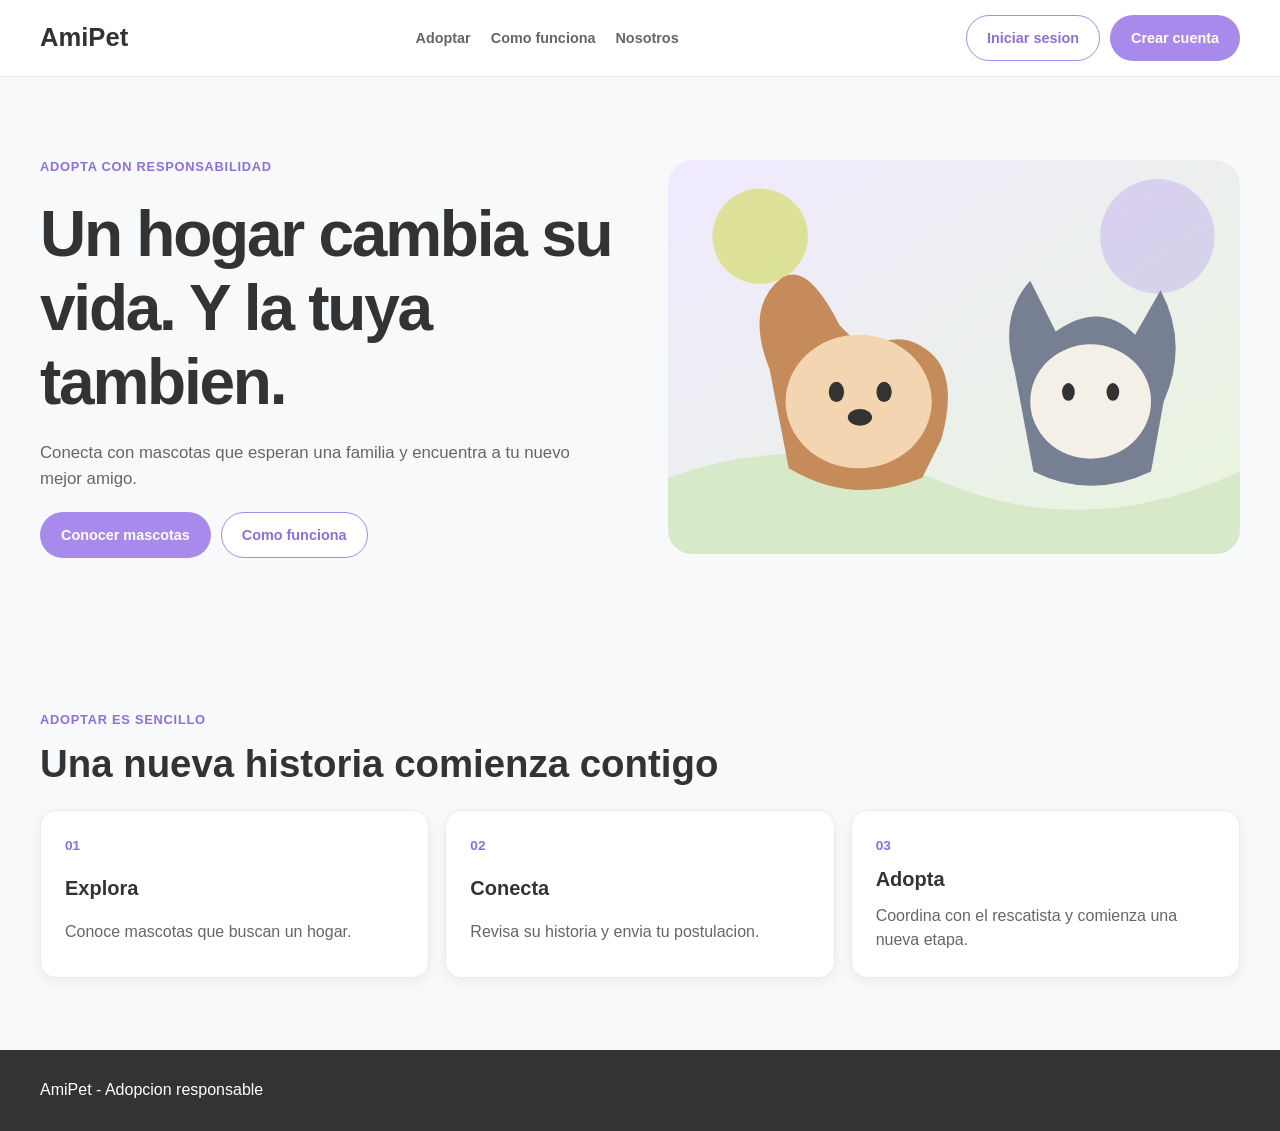
<file: index.html>
<!DOCTYPE html>
<html lang="es">
<head>
  <meta charset="UTF-8">
  <meta name="viewport" content="width=device-width, initial-scale=1.0">
  <meta name="description" content="AmiPet promueve la adopcion responsable de mascotas.">
  <title>AmiPet | Adopcion responsable</title>
  <link rel="stylesheet" href="css/styles.css">
</head>
<body>
  <header class="site-header"><div class="container site-header__inner">
    <a class="brand" href="index.html">AmiPet</a>
    <nav class="site-nav" aria-label="Navegacion principal"><a href="pages/adopcion/catalogo.html">Adoptar</a><a href="#como-funciona">Como funciona</a><a href="pages/publico/quienes-somos.html">Nosotros</a></nav>
    <div class="site-header__actions"><a class="button button--outline" href="pages/auth/login.html">Iniciar sesion</a><a class="button button--primary" href="pages/auth/registro.html">Crear cuenta</a></div>
  </div></header>
  <main>
    <section class="hero container"><div class="hero__content"><span class="eyebrow">Adopta con responsabilidad</span><h1>Un hogar cambia su vida. Y la tuya tambien.</h1><p>Conecta con mascotas que esperan una familia y encuentra a tu nuevo mejor amigo.</p><div class="hero__actions"><a class="button button--primary" href="pages/adopcion/catalogo.html">Conocer mascotas</a><a class="button button--outline" href="#como-funciona">Como funciona</a></div></div><div class="hero__media"><img src="img/hero-pets.svg" alt="Ilustracion de un perro y un gato juntos"></div></section>
    <section class="section container" id="como-funciona"><div class="section__heading"><span class="eyebrow">Adoptar es sencillo</span><h2>Una nueva historia comienza contigo</h2></div><div class="steps-grid"><article class="card step-card"><span class="step-card__number">01</span><h3>Explora</h3><p>Conoce mascotas que buscan un hogar.</p></article><article class="card step-card"><span class="step-card__number">02</span><h3>Conecta</h3><p>Revisa su historia y envia tu postulacion.</p></article><article class="card step-card"><span class="step-card__number">03</span><h3>Adopta</h3><p>Coordina con el rescatista y comienza una nueva etapa.</p></article></div></section>
  </main><footer class="site-footer"><div class="container"><p>AmiPet - Adopcion responsable</p></div></footer>
</body>
</html>
</file>
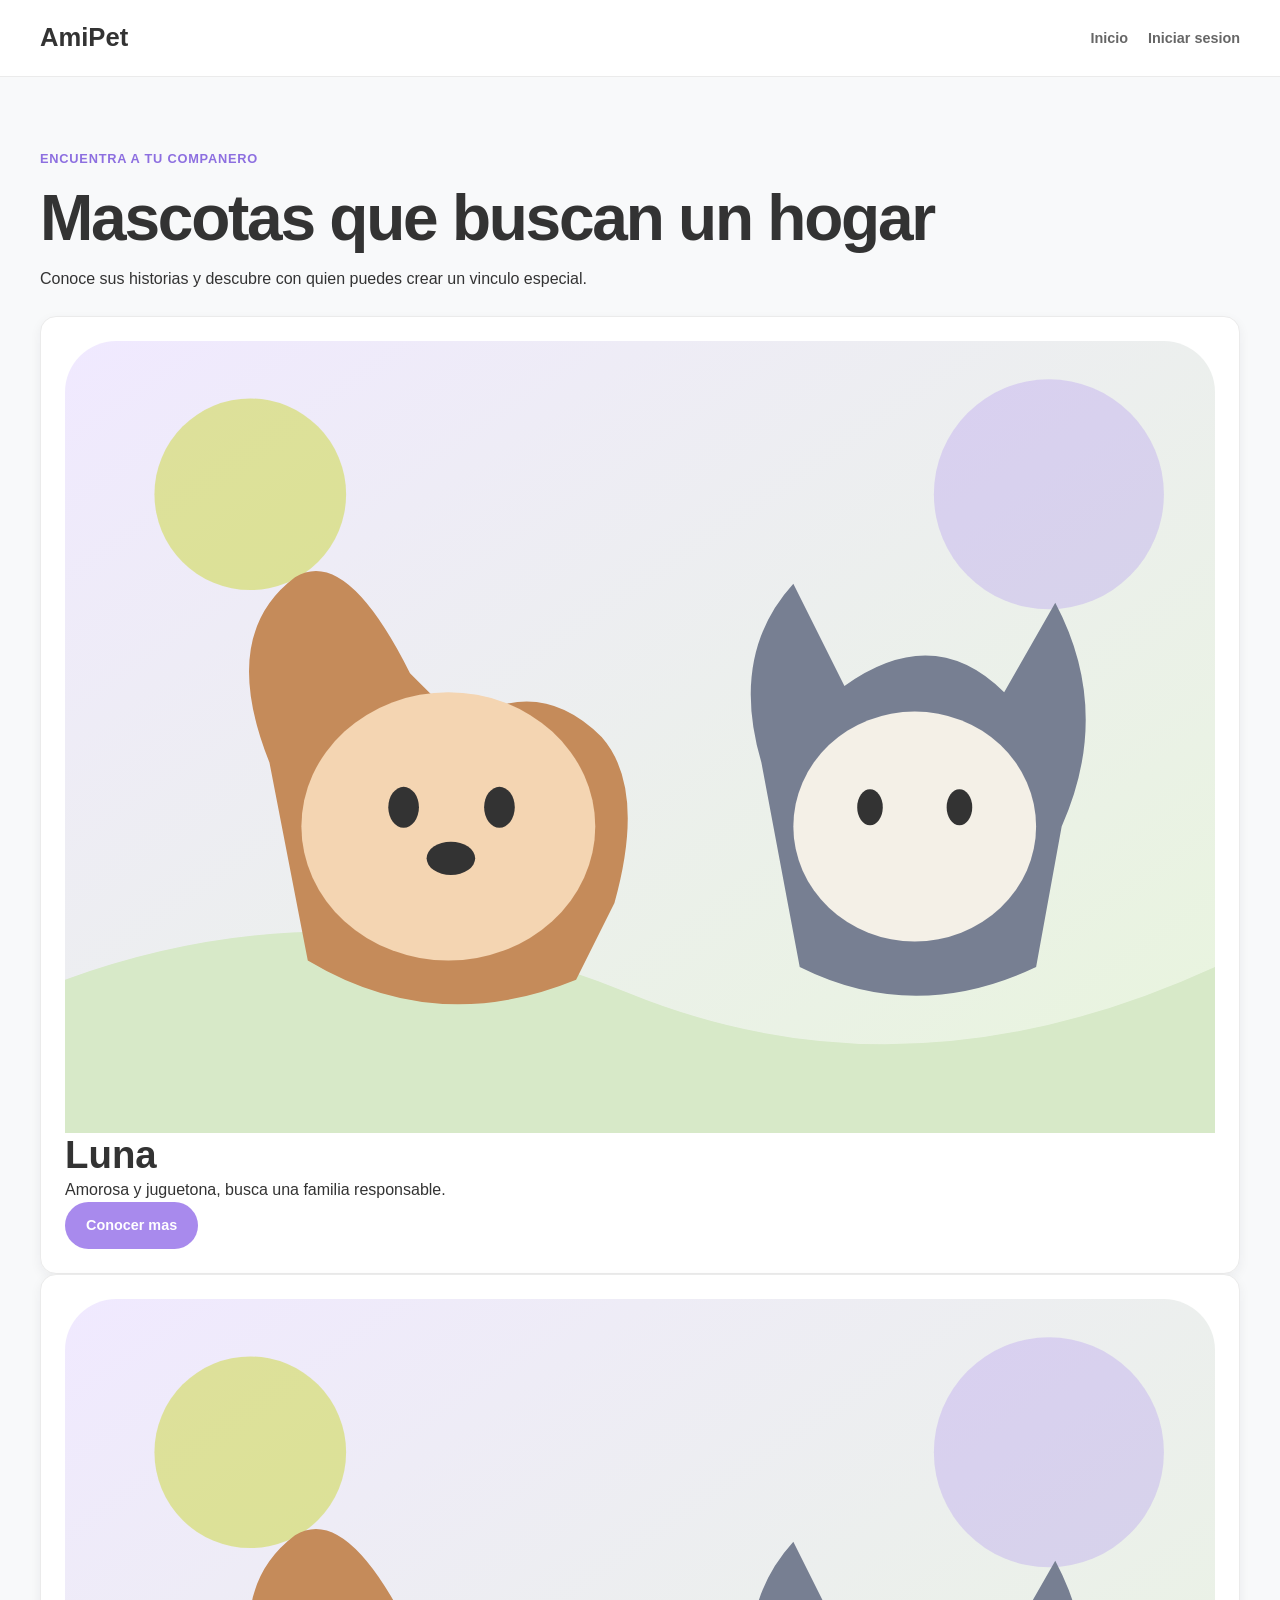
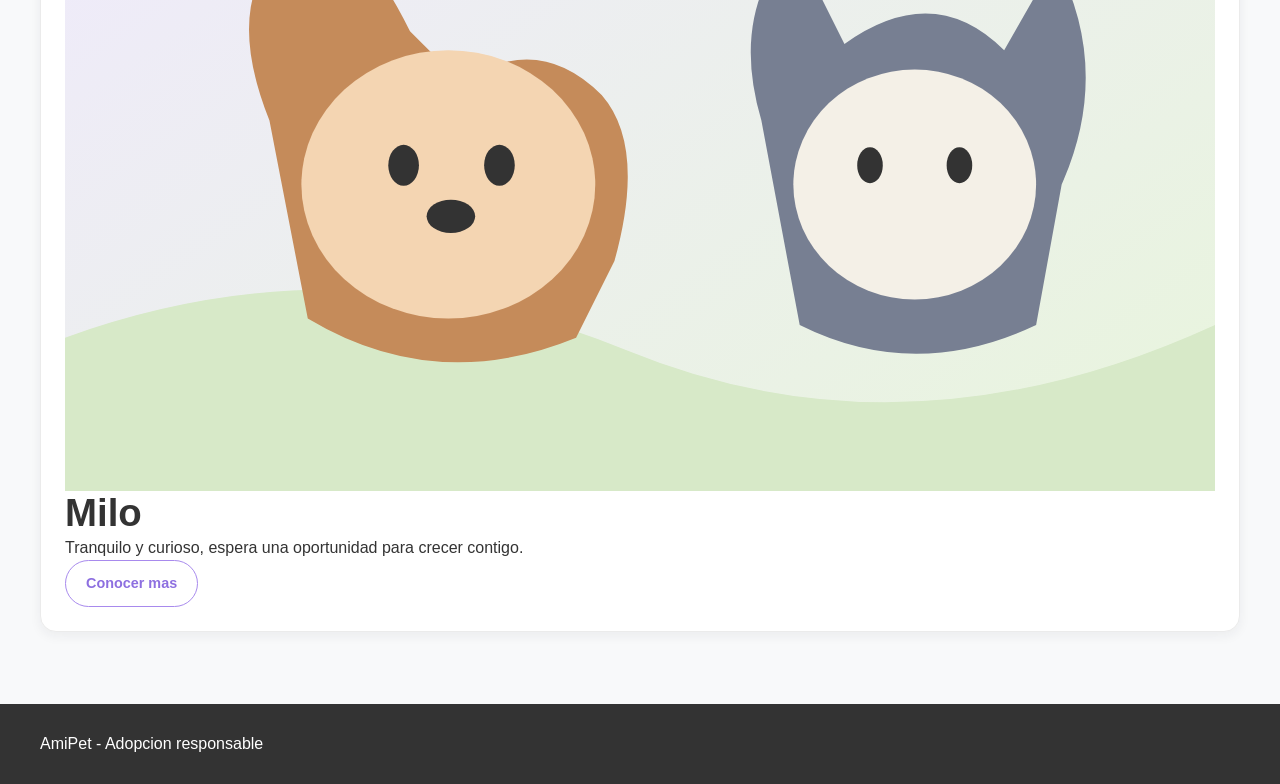
<file: pages/adopcion/catalogo.html>
<!DOCTYPE html>
<html lang="es">
<head>
  <meta charset="UTF-8">
  <meta name="viewport" content="width=device-width, initial-scale=1.0">
  <title>Mascotas en adopcion | AmiPet</title>
  <link rel="stylesheet" href="../../css/styles.css">
</head>
<body>
  <header class="site-header"><div class="container site-header__inner">
    <a class="brand" href="../../index.html">AmiPet</a>
    <nav class="site-nav" aria-label="Navegacion principal"><a href="../../index.html">Inicio</a><a href="../auth/login.html">Iniciar sesion</a></nav>
  </div></header>
  <main class="container section">
    <header class="section__heading"><span class="eyebrow">Encuentra a tu companero</span><h1>Mascotas que buscan un hogar</h1><p>Conoce sus historias y descubre con quien puedes crear un vinculo especial.</p></header>
    <section class="pet-grid" aria-label="Mascotas disponibles">
      <article class="card pet-card"><img src="../../img/hero-pets.svg" alt="Ilustracion de mascotas"><div class="pet-card__content"><h2>Luna</h2><p>Amorosa y juguetona, busca una familia responsable.</p><a class="button button--primary" href="#luna">Conocer mas</a></div></article>
      <article class="card pet-card"><img src="../../img/hero-pets.svg" alt="Ilustracion de mascotas"><div class="pet-card__content"><h2>Milo</h2><p>Tranquilo y curioso, espera una oportunidad para crecer contigo.</p><a class="button button--outline" href="#milo">Conocer mas</a></div></article>
    </section>
  </main>
  <footer class="site-footer"><div class="container"><p>AmiPet - Adopcion responsable</p></div></footer>
</body>
</html>
</file>
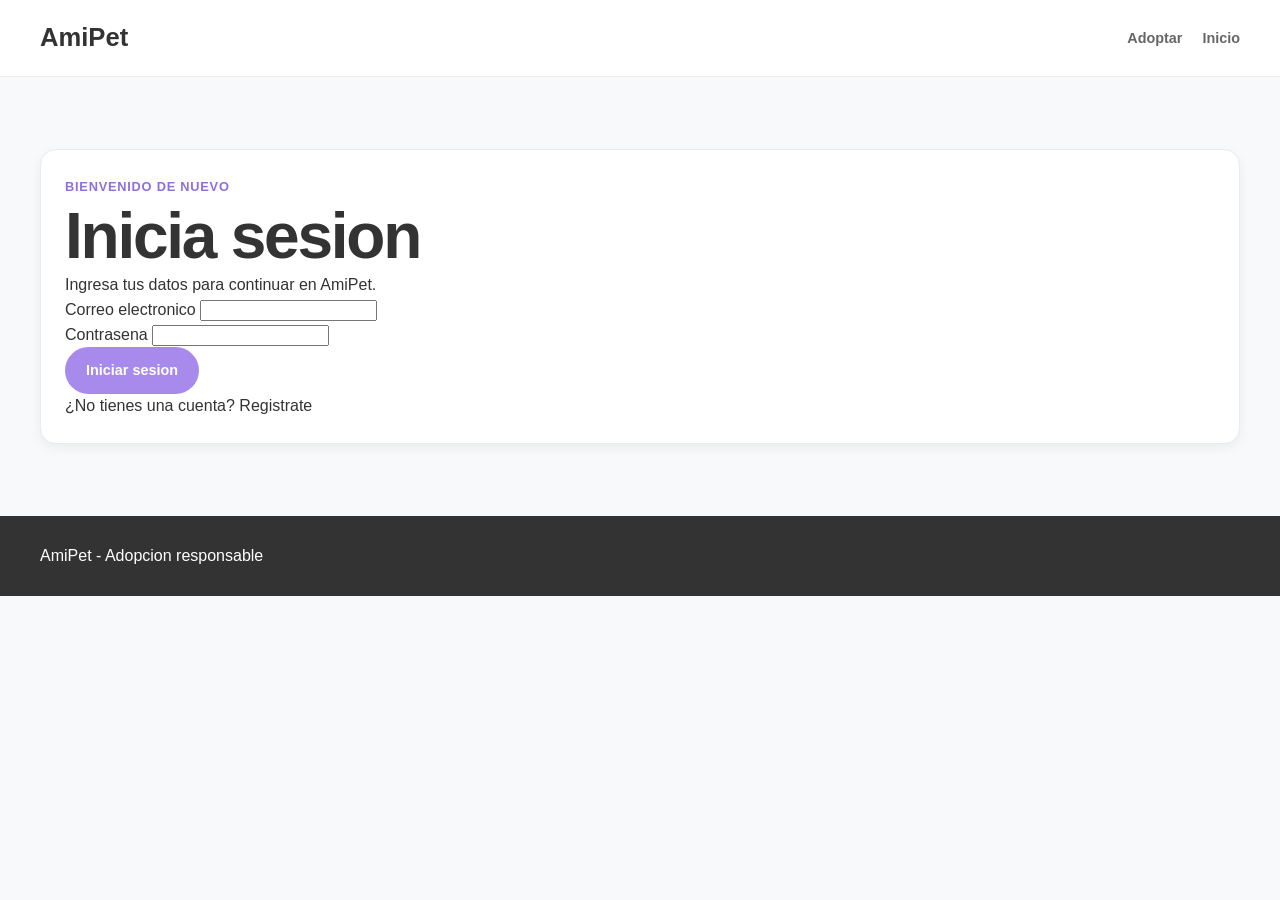
<file: pages/auth/login.html>
<!DOCTYPE html>
<html lang="es">
<head>
  <meta charset="UTF-8">
  <meta name="viewport" content="width=device-width, initial-scale=1.0">
  <title>Iniciar sesion | AmiPet</title>
  <link rel="stylesheet" href="../../css/styles.css">
</head>
<body>
  <header class="site-header">
    <div class="container site-header__inner">
      <a class="brand" href="../../index.html">AmiPet</a>
      <nav class="site-nav" aria-label="Navegacion principal">
        <a href="../adopcion/catalogo.html">Adoptar</a>
        <a href="../../index.html">Inicio</a>
      </nav>
    </div>
  </header>
  <main class="container section">
    <section class="card auth-card" aria-labelledby="login-title">
      <span class="eyebrow">Bienvenido de nuevo</span>
      <h1 id="login-title">Inicia sesion</h1>
      <p>Ingresa tus datos para continuar en AmiPet.</p>
      <form class="auth-form" action="#" method="get">
        <div class="form-field">
          <label class="form-field__label" for="email">Correo electronico</label>
          <input class="form-field__control" id="email" name="email" type="email" autocomplete="email" required>
        </div>
        <div class="form-field">
          <label class="form-field__label" for="password">Contrasena</label>
          <input class="form-field__control" id="password" name="password" type="password" autocomplete="current-password" minlength="8" required>
        </div>
        <button class="button button--primary button--block" type="submit">Iniciar sesion</button>
      </form>
      <p>¿No tienes una cuenta? <a href="registro.html">Registrate</a></p>
    </section>
  </main>
  <footer class="site-footer"><div class="container"><p>AmiPet - Adopcion responsable</p></div></footer>
</body>
</html>
</file>
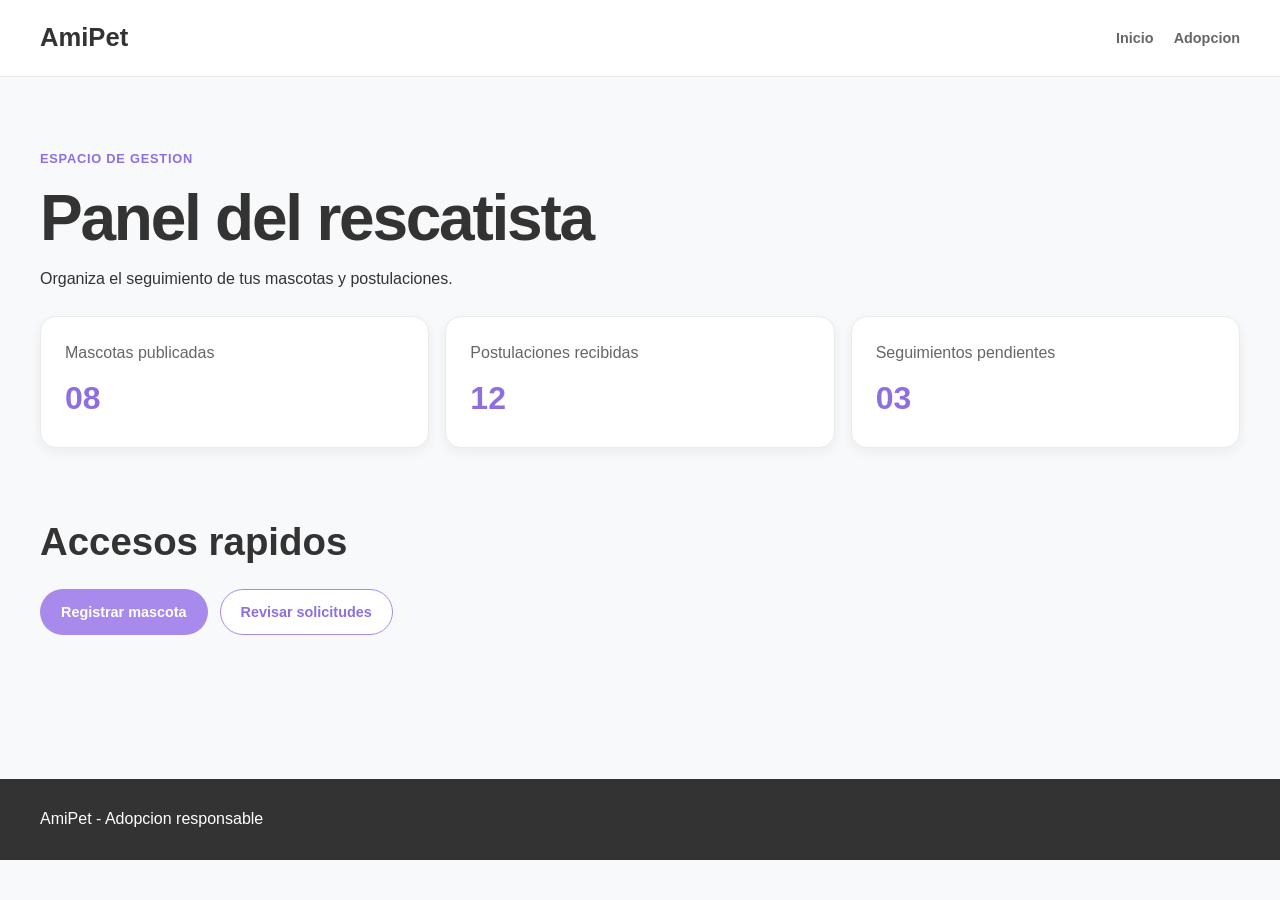
<file: pages/rescatista/dashboard.html>
<!DOCTYPE html>
<html lang="es">
<head>
  <meta charset="UTF-8">
  <meta name="viewport" content="width=device-width, initial-scale=1.0">
  <title>Panel del rescatista | AmiPet</title>
  <link rel="stylesheet" href="../../css/styles.css">
</head>
<body>
  <header class="site-header"><div class="container site-header__inner"><a class="brand" href="../../index.html">AmiPet</a><nav class="site-nav" aria-label="Navegacion principal"><a href="../../index.html">Inicio</a><a href="../adopcion/catalogo.html">Adopcion</a></nav></div></header>
  <main class="container section">
    <header class="section__heading"><span class="eyebrow">Espacio de gestion</span><h1>Panel del rescatista</h1><p>Organiza el seguimiento de tus mascotas y postulaciones.</p></header>
    <section class="rescuer-summary" aria-label="Resumen de actividad">
      <article class="card summary-card"><span>Mascotas publicadas</span><strong>08</strong></article>
      <article class="card summary-card"><span>Postulaciones recibidas</span><strong>12</strong></article>
      <article class="card summary-card"><span>Seguimientos pendientes</span><strong>03</strong></article>
    </section>
    <section class="section"><div class="section__heading"><h2>Accesos rapidos</h2></div><div class="rescuer-actions"><a class="button button--primary" href="registrar-mascota.html">Registrar mascota</a><a class="button button--outline" href="solicitudes.html">Revisar solicitudes</a></div></section>
  </main>
  <footer class="site-footer"><div class="container"><p>AmiPet - Adopcion responsable</p></div></footer>
</body>
</html>
</file>
<file: css/styles.css>
:root {
  --color-primary: #A88AED;
  --color-primary-dark: #8D6FE0;
  --color-secondary: #CBD83B;
  --color-success: #66BB6A;
  --color-background: #F8F9FA;
  --color-surface: #FFFFFF;
  --color-text: #333333;
  --color-text-soft: #666666;
  --color-border: #EBEBEB;
  --color-input-border: #D9D9D9;
  --color-purple-soft: #F3EEFF;
  --font-heading: "Outfit", "Trebuchet MS", Arial, sans-serif;
  --font-body: "Figtree", Arial, sans-serif;
  --radius-small: 8px;
  --radius-medium: 16px;
  --radius-large: 24px;
  --radius-pill: 999px;
  --shadow-card: 0 4px 12px rgba(31, 41, 55, 0.06);
  --container-width: 1200px;
}
*, *::before, *::after { box-sizing: border-box; }
html { scroll-behavior: smooth; }
body { margin: 0; background: var(--color-background); color: var(--color-text); font-family: var(--font-body); font-size: 16px; line-height: 1.55; }
img { display: block; max-width: 100%; }
a { color: inherit; text-decoration: none; }
a:focus-visible { outline: 3px solid var(--color-primary-dark); outline-offset: 3px; }
h1, h2, h3 { margin: 0; font-family: var(--font-heading); line-height: 1.16; }
h1 { font-size: clamp(2.4rem, 5vw, 4.25rem); font-weight: 800; letter-spacing: -0.035em; }
h2 { font-size: clamp(1.8rem, 3vw, 2.5rem); font-weight: 800; }
h3 { font-size: 1.25rem; font-weight: 700; }
p { margin: 0; }
.container { width: min(100% - 32px, var(--container-width)); margin-inline: auto; }
.site-header { border-bottom: 1px solid var(--color-border); background: var(--color-surface); }
.site-header__inner { display: flex; min-height: 76px; flex-wrap: wrap; align-items: center; justify-content: space-between; gap: 12px; padding-block: 12px; }
.brand { font-family: var(--font-heading); font-size: 1.6rem; font-weight: 800; }
.site-nav { display: flex; order: 3; flex-basis: 100%; gap: 20px; overflow-x: auto; color: var(--color-text-soft); font-size: .9rem; font-weight: 600; }
.site-header__actions, .hero__actions { display: flex; flex-wrap: wrap; align-items: center; gap: 10px; }
.button { display: inline-flex; min-height: 44px; align-items: center; justify-content: center; padding: 11px 20px; border: 1px solid transparent; border-radius: var(--radius-pill); font: inherit; font-size: .9rem; font-weight: 700; text-align: center; }
.button--primary { background: var(--color-primary); color: #FFFFFF; }
.button--primary:hover { background: var(--color-primary-dark); }
.button--outline { border-color: var(--color-primary); background: var(--color-surface); color: var(--color-primary-dark); }
.hero { display: grid; gap: 32px; align-items: center; padding-block: 48px; }
.hero__content { display: grid; justify-items: start; gap: 20px; }
.hero__content p { max-width: 540px; color: var(--color-text-soft); font-size: 1.05rem; }
.hero__media img { width: 100%; border-radius: var(--radius-large); }
.eyebrow { color: var(--color-primary-dark); font-size: .8rem; font-weight: 800; letter-spacing: .06em; text-transform: uppercase; }
.section { padding-block: 48px; }
.section__heading { display: grid; gap: 12px; margin-bottom: 24px; }
.steps-grid { display: grid; gap: 16px; }
.card { padding: 24px; border: 1px solid var(--color-border); border-radius: var(--radius-medium); background: var(--color-surface); box-shadow: var(--shadow-card); }
.step-card { display: grid; gap: 12px; }
.step-card p { color: var(--color-text-soft); }
.step-card__number { color: var(--color-primary-dark); font-size: .85rem; font-weight: 800; }
.site-footer { padding-block: 28px; background: var(--color-text); color: #FFFFFF; }
@media (min-width: 768px) { .container { width: min(100% - 64px, var(--container-width)); } .site-header__inner { flex-wrap: nowrap; } .site-nav { order: initial; flex-basis: auto; } .hero { grid-template-columns: 1fr 1fr; gap: 56px; padding-block: 80px; } .steps-grid { grid-template-columns: repeat(3, 1fr); } .section { padding-block: 72px; } }
@media (prefers-reduced-motion: reduce) { html { scroll-behavior: auto; } }

/* Rescuer dashboard */
.rescuer-summary { display: grid; gap: 16px; }
.summary-card { display: grid; gap: 8px; color: var(--color-text-soft); }
.summary-card strong { color: var(--color-primary-dark); font-family: var(--font-heading); font-size: 2rem; }
.rescuer-actions { display: flex; flex-wrap: wrap; gap: 12px; }
@media (min-width: 768px) { .rescuer-summary { grid-template-columns: repeat(3, minmax(0, 1fr)); } }
</file>
